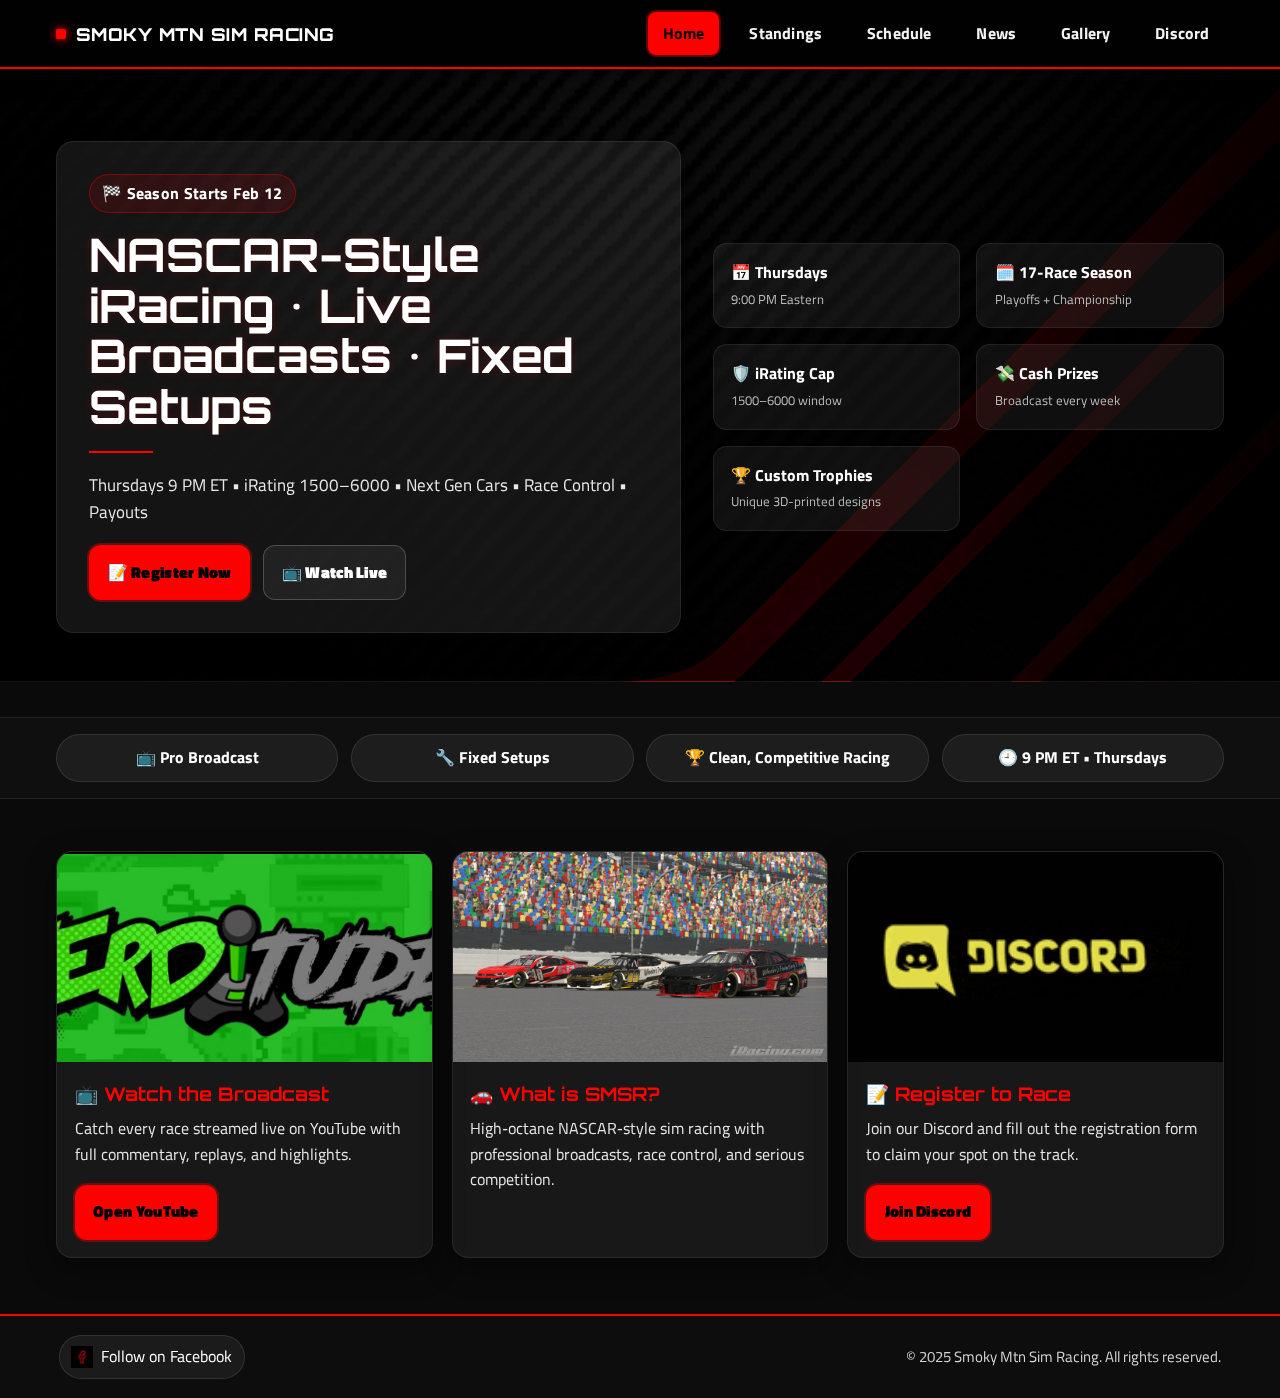
<file: index.html>
<!DOCTYPE html>
<html lang="en">
<head>
  <meta charset="UTF-8" />
  <meta name="viewport" content="width=device-width, initial-scale=1" />

  <title>Smoky Mtn Sim Racing | NASCAR-Style iRacing League</title>
  <meta name="description" content="Smoky Mtn Sim Racing — competitive NASCAR-style iRacing league with live broadcasts, fixed setups, cash prizes, and a 6k iRating cap." />
  <link href="https://fonts.googleapis.com/css2?family=Orbitron:wght@600;800&family=Titillium+Web:wght@400;700&display=swap" rel="stylesheet" />
  <link rel="icon" href="favicon.ico" />

  <!-- Open Graph -->
  <meta property="og:title" content="Smoky Mtn Sim Racing" />
  <meta property="og:description" content="Competitive NASCAR-style iRacing league with live broadcasts, fixed setups, and cash prizes." />
  <meta property="og:image" content="theogteam.jpg" />
  <meta property="og:type" content="website" />
  <meta name="theme-color" content="#ff0000" />

  <!-- Google tag (gtag.js) -->
  <script async src="https://www.googletagmanager.com/gtag/js?id=G-VH04WT6FG2"></script>
  <script>
    window.dataLayer = window.dataLayer || [];
    function gtag(){dataLayer.push(arguments);} 
    gtag('js', new Date());
    gtag('config', 'G-VH04WT6FG2');
  </script>

  <style>
    :root{
      --primary:#ff0000;
      --text:#ffffff;
      --bg:#0a0a0a;
      --panel:rgba(255,255,255,.06);
      --panel-2:rgba(255,255,255,.08);
      --muted:#bdbdbd;
      --ring:0 0 0 2px rgba(255,0,0,.35);
      --shadow:0 10px 30px rgba(0,0,0,.45);
    }
    *{box-sizing:border-box;margin:0;padding:0}
    html{scroll-behavior:smooth}
    body{
      font-family:'Titillium Web',system-ui,-apple-system,Segoe UI,Roboto,Helvetica,Arial,sans-serif;
      background:var(--bg); color:var(--text); line-height:1.6; overflow-x:hidden;
    }
    a{color:inherit;text-decoration:none}
    img{max-width:100%;display:block}

    /* Sticky nav */
    .nav{
      position:sticky; top:0; z-index:50;
      background:rgba(0,0,0,.85);
      backdrop-filter:saturate(140%) blur(8px);
      border-bottom:2px solid var(--primary);
      box-shadow:0 4px 24px rgba(0,0,0,.4);
    }
    .nav .wrap{
      max-width:1200px; margin:0 auto; padding:.75rem 1rem;
      display:flex; align-items:center; justify-content:space-between; gap:1rem;
    }
    .brand{
      font-family:'Orbitron', sans-serif;
      font-weight:800; letter-spacing:.5px; font-size:1.1rem;
      display:flex; align-items:center; gap:.6rem;
    }
    .brand::before{
      content:""; width:10px; height:10px; border-radius:2px; background:var(--primary);
      box-shadow:0 0 10px var(--primary);
    }
    .nav-links{display:flex; gap:1rem; align-items:center}
    .nav-links a{
      padding:.55rem .9rem; border-radius:8px; font-weight:700; letter-spacing:.2px;
      transition:.2s ease; color:#f3f3f3;
    }
    .nav-links a:hover,
    .nav-links a[aria-current="page"]{
      background:var(--primary); color:#000; box-shadow:var(--ring);
    }
    .hamburger{display:none; flex-direction:column; gap:5px; cursor:pointer}
    .hamburger span{width:26px;height:3px;background:var(--primary);border-radius:2px}
    @media (max-width: 860px){
      .nav-links{display:none; position:absolute; left:0; right:0; top:100%; background:#0f0f0f; border-bottom:1px solid rgba(255,255,255,.08); flex-direction:column; padding:1rem}
      .nav-links.show{display:flex}
      .hamburger{display:flex}
    }

    /* Header / backdrop */
    header.site-header{
      background:
        linear-gradient(180deg, rgba(0,0,0,.5) 0%, rgba(0,0,0,.85) 60%),
        url('ChatGPT Image Jul 31, 2025, 08_22_00 PM.png') center/cover no-repeat;
      border-bottom:1px solid rgba(255,255,255,.08);
    }

    /* Hero */
    .hero{
      max-width:1200px; margin:0 auto; padding:4.5rem 1rem 3rem;
      display:grid; grid-template-columns:1.1fr .9fr; gap:2rem; align-items:center;
    }
    .hero-card{
      background:var(--panel-2); border:1px solid rgba(255,255,255,.08);
      border-radius:18px; padding:2rem; box-shadow:var(--shadow);
    }
    .eyebrow{
      display:inline-flex; align-items:center; gap:.5rem; font-weight:700;
      color:#fff; letter-spacing:.3px; background:rgba(255,0,0,.12);
      border:1px solid rgba(255,0,0,.35); border-radius:999px;
      padding:.35rem .75rem; margin-bottom:1rem;
    }
    .hero h1{
      font-family:'Orbitron', sans-serif; font-size:clamp(2rem, 3.6vw, 3rem);
      line-height:1.1; margin-bottom:.7rem; text-shadow:0 0 10px rgba(255,0,0,.2);
    }
    .subtitle{color:#e8e8e8; font-size:1.05rem}
    .keyline{height:2px; width:64px; background:var(--primary); margin:1.2rem 0}

    .cta-row{display:flex; flex-wrap:wrap; gap:.8rem; margin-top:1.2rem}
    .btn{
      display:inline-flex; align-items:center; gap:.6rem; font-weight:800; letter-spacing:.3px;
      padding:.85rem 1.1rem; border-radius:12px; border:1px solid transparent; transition:.2s ease;
    }
    .btn-primary{background:var(--primary); color:#000; box-shadow:var(--ring)}
    .btn-primary:hover{transform:translateY(-1px)}
    .btn-ghost{border-color:rgba(255,255,255,.2); background:rgba(255,255,255,.06)}
    .btn-ghost:hover{border-color:rgba(255,255,255,.35)}

    .hero-side{display:grid; gap:1rem}
    .badge-row{display:grid; grid-template-columns:repeat(2,1fr); gap:1rem}
    .badge{background:var(--panel); border:1px solid rgba(255,255,255,.08); border-radius:14px; padding:1rem 1.1rem}
    .badge b{color:#fff}
    .badge small{color:var(--muted)}

    /* Highlight strip */
    .strip{margin:2.2rem 0; background:#0f0f0f; border-top:1px solid rgba(255,255,255,.08); border-bottom:1px solid rgba(255,255,255,.08)}
    .strip .wrap{max-width:1200px; margin:0 auto; padding:1rem; display:grid; grid-template-columns:repeat(4,1fr); gap:.8rem}
    .pill{background:rgba(255,255,255,.06); border:1px solid rgba(255,255,255,.1); border-radius:999px; padding:.65rem .9rem; text-align:center; font-weight:700}
    @media (max-width:900px){.strip .wrap{grid-template-columns:repeat(2,1fr)}}

    /* Cards grid */
    .section{max-width:1200px; margin:2rem auto; padding:1rem}
    .cards{display:grid; grid-template-columns:repeat(3,1fr); gap:1.2rem}
    .card{background:var(--panel); border:1px solid rgba(255,255,255,.08); border-radius:16px; overflow:hidden; display:flex; flex-direction:column; box-shadow:var(--shadow)}
    .card img{aspect-ratio:16/9; object-fit:cover}
    .card .body{padding:1.1rem}
    .card h3{color:var(--primary); margin-bottom:.4rem; font-family:'Orbitron', sans-serif}
    .card p{color:#e6e6e6}
    .card .actions{padding:0 1.1rem 1.1rem}
    @media (max-width: 960px){.cards{grid-template-columns:1fr 1fr}} 
    @media (max-width: 640px){.hero{grid-template-columns:1fr; padding:3.2rem 1rem 1.5rem} .cards{grid-template-columns:1fr}}

    /* Footer */
    footer{border-top:2px solid var(--primary); background:#0d0d0d; margin-top:2.5rem}
    .footer-wrap{max-width:1200px; margin:0 auto; padding:1.2rem; display:flex; justify-content:space-between; align-items:center; gap:1rem; flex-wrap:wrap}
    .social a{display:inline-flex; align-items:center; gap:.5rem; padding:.5rem .7rem; background:rgba(255,255,255,.06); border:1px solid rgba(255,255,255,.1); border-radius:999px}
    .copyright{color:#d5d5d5; font-size:.95rem}
  </style>
</head>
<body>
  <!-- NAV -->
  <nav class="nav">
    <div class="wrap">
      <a class="brand" href="index.html">SMOKY MTN SIM RACING</a>

      <div class="hamburger" id="hamburger" aria-label="Toggle menu" aria-controls="primary-nav" aria-expanded="false">
        <span></span><span></span><span></span>
      </div>

      <div class="nav-links" id="primary-nav" role="navigation" aria-label="Main">
        <a href="index.html" aria-current="page">Home</a>
        <a href="standings.html">Standings</a>
        <a href="schedule.html">Schedule</a>
        <a href="News.html">News</a>
        <a href="gallery.html">Gallery</a>
        <a href="https://discord.gg/ghdejQByGx" target="_blank" rel="noopener">Discord</a>
      </div>
    </div>
  </nav>

  <!-- HEADER (image backdrop for the hero section) -->
  <header class="site-header">
    <section class="hero">
      <div class="hero-card">
        <span class="eyebrow">🏁 Season Starts Feb 12</span>
        <h1>NASCAR-Style iRacing • Live Broadcasts • Fixed Setups</h1>
        <div class="keyline"></div>
        <p class="subtitle">Thursdays 9 PM ET • iRating 1500–6000 • Next Gen Cars • Race Control • Payouts</p>
        <div class="cta-row">
          <a class="btn btn-primary" href="https://discord.gg/ghdejQByGx" target="_blank" rel="noopener">📝 Register Now</a>
          <a class="btn btn-ghost" href="https://www.youtube.com/@NERDitudes" target="_blank" rel="noopener">📺 Watch Live</a>
        </div>
      </div>

     <aside class="hero-side">
  <div class="badge-row">
    <div class="badge"><b>📅 Thursdays</b><br><small>9:00 PM Eastern</small></div>
    <div class="badge"><b>🗓️ 17-Race Season</b><br><small>Playoffs + Championship</small></div>
    <div class="badge"><b>🛡️ iRating Cap</b><br><small>1500–6000 window</small></div>
    <div class="badge"><b>💸 Cash Prizes</b><br><small>Broadcast every week</small></div>
    <div class="badge"><b>🏆 Custom Trophies</b><br><small>Unique 3D-printed designs</small></div>
  </div>
</aside>

    </section>
  </header>

  <!-- HIGHLIGHT STRIP -->
  <div class="strip">
    <div class="wrap">
      <div class="pill">📺 Pro Broadcast</div>
      <div class="pill">🔧 Fixed Setups</div>
      <div class="pill">🏆 Clean, Competitive Racing</div>
      <div class="pill">🕘 9 PM ET • Thursdays</div>
    </div>
  </div>

  <!-- CARDS SECTION -->
  <main class="section" id="about">
    <div class="cards">
      <article class="card">
        <img src="channels4_banner.jpg" alt="YouTube broadcast banner preview" />
        <div class="body">
          <h3>📺 Watch the Broadcast</h3>
          <p>Catch every race streamed live on YouTube with full commentary, replays, and highlights.</p>
        </div>
        <div class="actions">
          <a class="btn btn-primary" href="https://www.youtube.com/@NERDitudes" target="_blank" rel="noopener">Open YouTube</a>
        </div>
      </article>

      <article class="card">
        <img src="theogteam.jpg" alt="Smoky Mtn Sim Racing drivers" />
        <div class="body">
          <h3>🚗 What is SMSR?</h3>
          <p>High‑octane NASCAR‑style sim racing with professional broadcasts, race control, and serious competition.</p>
        </div>
      </article>

      <article class="card">
        <img src="discord.gif" alt="Join our Discord to register" />
        <div class="body">
          <h3>📝 Register to Race</h3>
          <p>Join our Discord and fill out the registration form to claim your spot on the track.</p>
        </div>
        <div class="actions">
          <a class="btn btn-primary" href="https://discord.gg/ghdejQByGx" target="_blank" rel="noopener">Join Discord</a>
        </div>
      </article>
    </div>
  </main>

  <!-- FOOTER -->
  <footer>
    <div class="footer-wrap">
      <div class="social">
        <a href="https://www.facebook.com/profile.php?id=100093083580685" target="_blank" rel="noopener">
          <img src="facebook.jpg" alt="Facebook" style="width:22px;height:22px;object-fit:contain;" />
          <span>Follow on Facebook</span>
        </a>
      </div>
      <div class="copyright">&copy; 2025 Smoky Mtn Sim Racing. All rights reserved.</div>
    </div>
  </footer>

  <script>
    const hamburger = document.getElementById('hamburger');
    const navLinks = document.getElementById('primary-nav');
    if (hamburger && navLinks) {
      hamburger.addEventListener('click', () => {
        const show = navLinks.classList.toggle('show');
        hamburger.setAttribute('aria-expanded', show ? 'true' : 'false');
      });
    }
  </script>
</body>
</html>
</file>
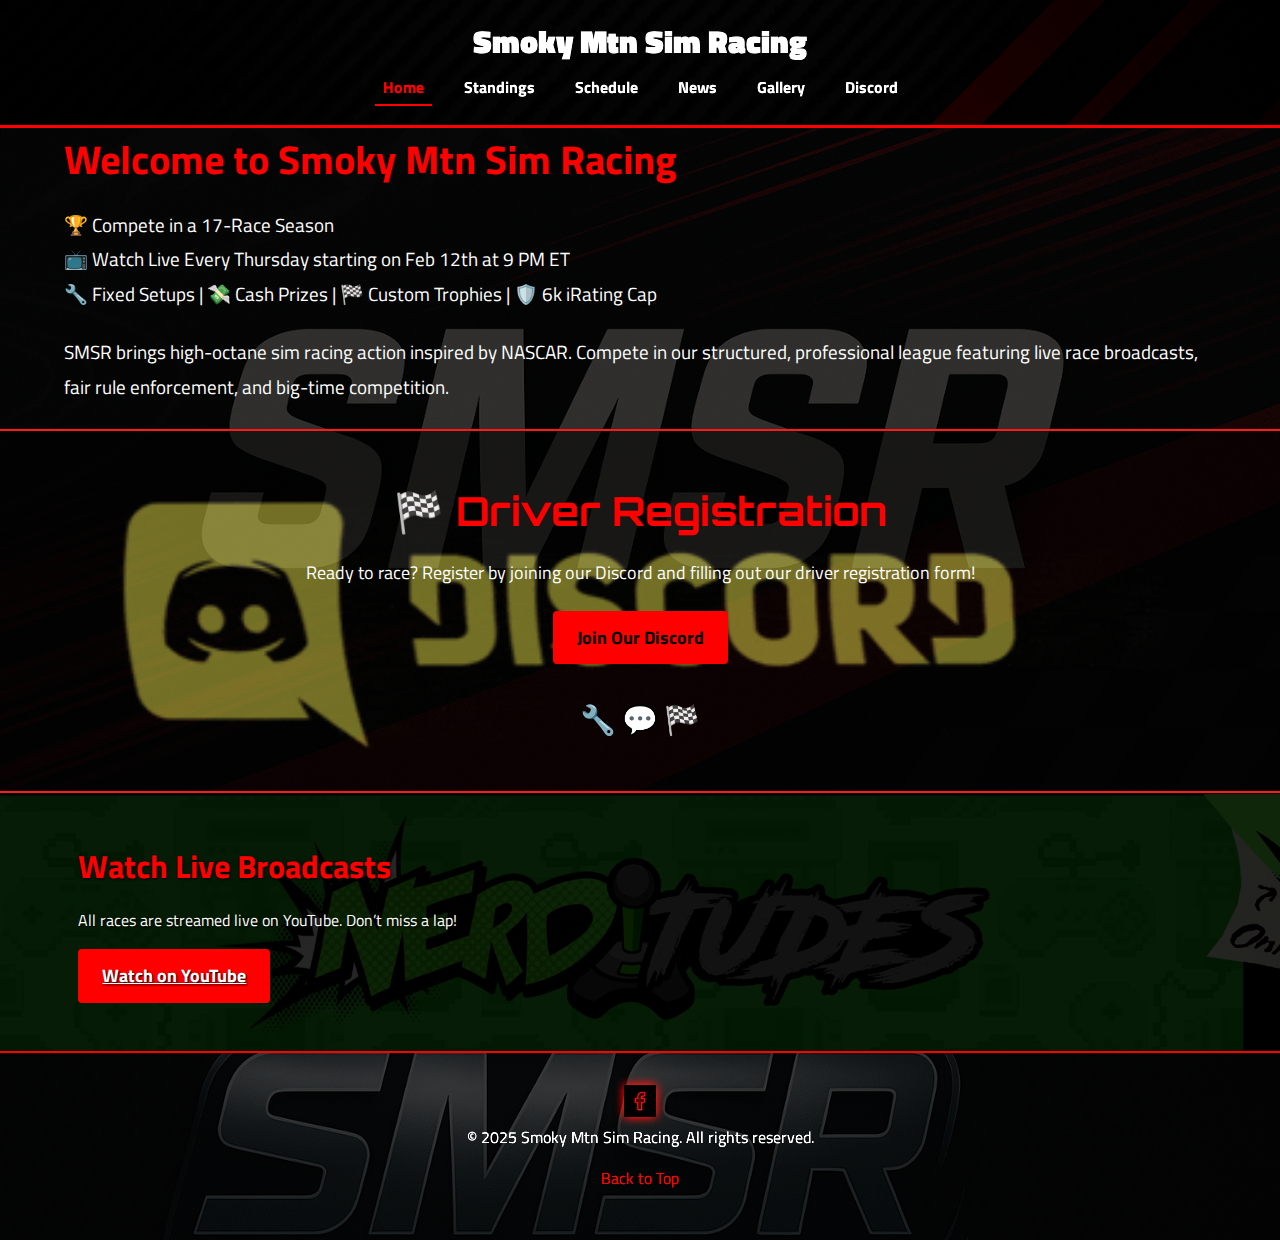
<file: home.html>
<!DOCTYPE html>
<html lang="en">
<head>
  <meta charset="UTF-8" />
  <meta name="viewport" content="width=device-width, initial-scale=1" />
  <meta name="description" content="Smoky Mtn Sim Racing - A NASCAR-inspired iRacing league featuring competitive racing, live broadcasts, and a vibrant community." />
  <title>Smoky Mtn Sim Racing | Home</title>
  <link rel="stylesheet" href="styles.css" />
  <link rel="preconnect" href="https://fonts.googleapis.com" />
  <link href="https://fonts.googleapis.com/css2?family=Orbitron:wght@600;800&family=Titillium+Web:wght@400;700&display=swap" rel="stylesheet" />
</head>
<body>
  <header class="header" role="banner">
    <div class="container">
      <h1 id="site-title">Smoky Mtn Sim Racing</h1>
      <button class="hamburger" aria-label="Toggle menu">&#9776;</button>
      <nav class="main-nav" aria-label="Main navigation">
        <ul class="nav-list">
          <li><a href="home.html" class="active">Home</a></li>
          <li><a href="standings.html">Standings</a></li>
          <li><a href="schedule.html">Schedule</a></li>
          <li><a href="news.html">News</a></li>
          <li><a href="gallery.html">Gallery</a></li>
          <li><a href="https://discord.gg/ghdejQByGx" target="_blank" rel="noopener">Discord</a></li>
        </ul>
      </nav>
    </div>
  </header>

  <section class="hero-text-section">
    <div class="container hero-text">
      <h2>Welcome to Smoky Mtn Sim Racing</h2>
      <p>
        🏆 Compete in a 17-Race Season<br>
        📺 Watch Live Every Thursday starting on Feb 12th at 9 PM ET<br>
        🔧 Fixed Setups | 💸 Cash Prizes | 🏁 Custom Trophies | 🛡️ 6k iRating Cap
      </p>
      <p>
        SMSR brings high-octane sim racing action inspired by NASCAR. Compete in our structured, professional league featuring live race broadcasts, fair rule enforcement, and big-time competition.
      </p>
    </div>
  </section>

  <section id="register" class="registration" aria-label="Driver registration">
    <div class="container">
      <h2>🏁 Driver Registration</h2>
      <p>
        Ready to race? Register by joining our Discord and filling out our driver registration form!
      </p>
      <a href="https://discord.gg/ghdejQByGx" target="_blank" rel="noopener" class="cta-button">Join Our Discord</a>
      <div class="icon-row">
        <span>🔧</span>
        <span>💬</span>
        <span>🏁</span>
      </div>
    </div>
  </section>

  <section id="broadcasts" class="broadcast" aria-label="Live broadcast info">
    <div class="container">
      <h2>Watch Live Broadcasts</h2>
      <p>All races are streamed live on YouTube. Don’t miss a lap!</p>
      <ul>
       <a href="https://www.youtube.com/@NERDitudes" target="_blank" class="cta-button">Watch on YouTube</a>


      </ul>
    </div>
  </section>

  <footer class="footer" role="contentinfo">
    <div class="container">
      <div class="footer-social">
        <a href="https://www.facebook.com/profile.php?id=100093083580685" target="_blank" class="social-icon" aria-label="Facebook">
          <img src="facebook.jpg" alt="Facebook" class="facebook-logo" />
        </a>
      </div>
      <p>&copy; 2025 Smoky Mtn Sim Racing. All rights reserved.</p>
      <p><a href="#">Back to Top</a></p>
    </div>
  </footer>

  <script>
    // Mobile menu toggle
    const hamburger = document.querySelector(".hamburger");
    const navList = document.querySelector(".nav-list");

    hamburger.addEventListener("click", () => {
      navList.classList.toggle("nav-open");
    });
  </script>
</body>
</html>
</file>
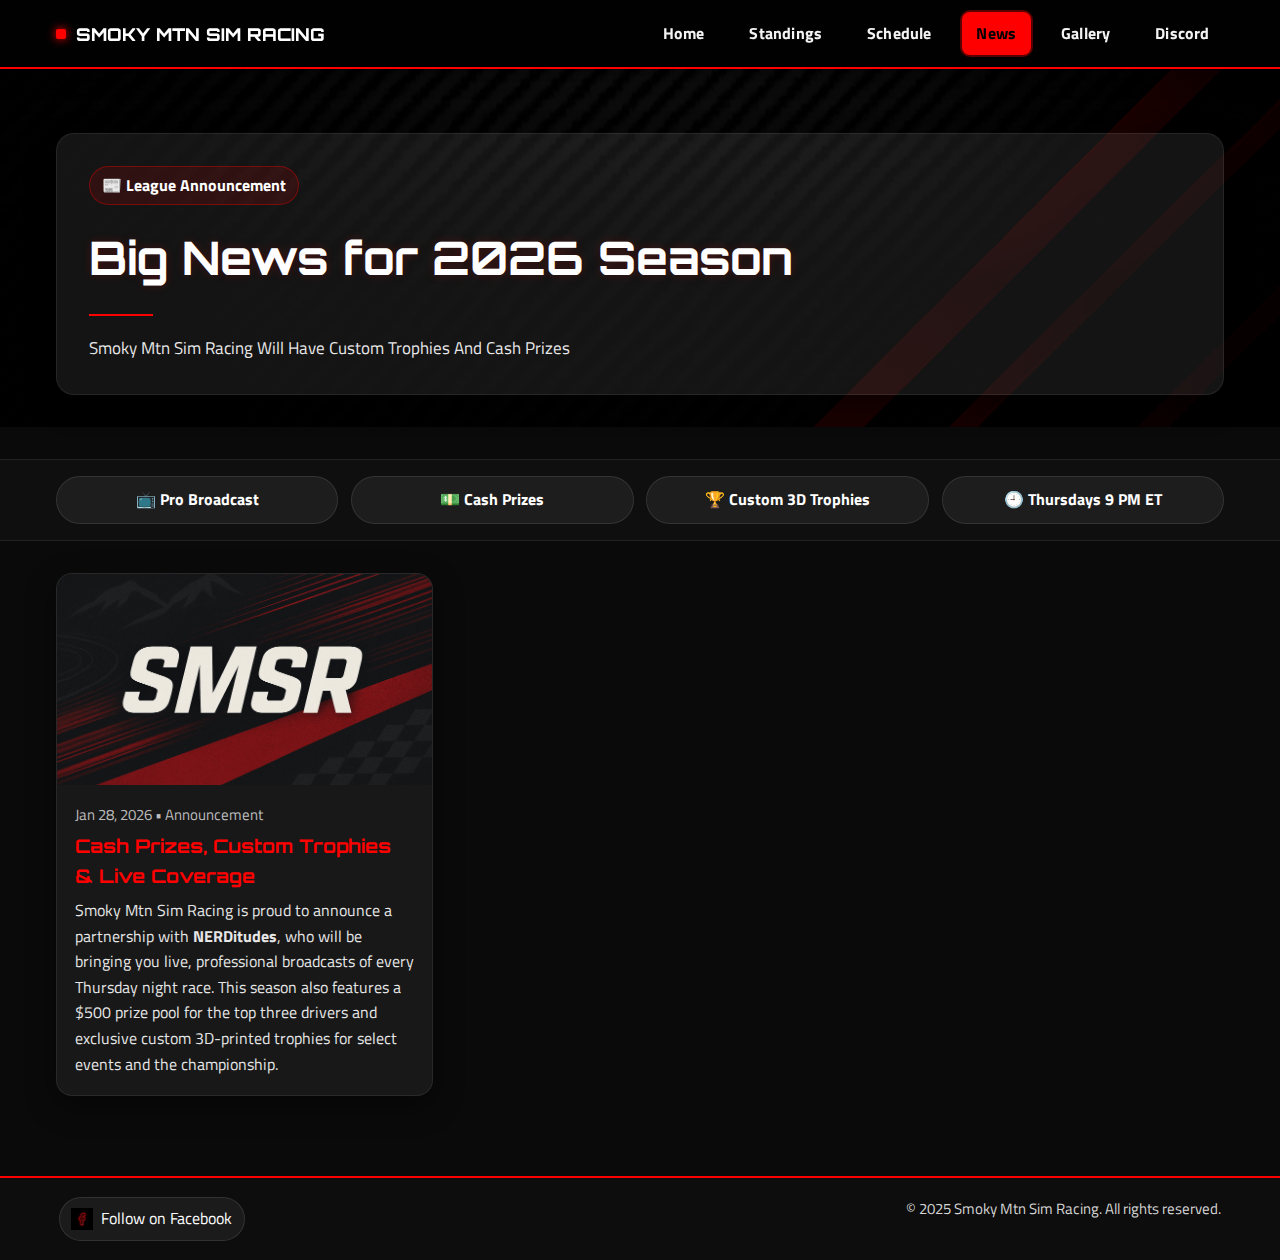
<file: News.html>
<!DOCTYPE html>
<html lang="en">
<head>
  <meta charset="UTF-8" />
  <meta name="viewport" content="width=device-width, initial-scale=1" />

  <title>News | Smoky Mtn Sim Racing</title>
  <meta name="description" content="League news and announcements for Smoky Mtn Sim Racing." />
  <link href="https://fonts.googleapis.com/css2?family=Orbitron:wght@600;800&family=Titillium+Web:wght@400;700&display=swap" rel="stylesheet" />
  <link rel="icon" href="favicon.ico" />

  <meta name="theme-color" content="#ff0000" />

  <style>
    :root{
      --primary:#ff0000;
      --text:#ffffff;
      --bg:#0a0a0a;
      --panel:rgba(255,255,255,.06);
      --panel-2:rgba(255,255,255,.08);
      --muted:#bdbdbd;
      --ring:0 0 0 2px rgba(255,0,0,.35);
      --shadow:0 10px 30px rgba(0,0,0,.45);
    }
    *{box-sizing:border-box;margin:0;padding:0}
    body{
      font-family:'Titillium Web',sans-serif;
      background:var(--bg);color:var(--text);line-height:1.6;
    }
    a{color:inherit;text-decoration:none}
    img{max-width:100%;display:block}

    /* NAV */
    .nav{
      position:sticky;top:0;z-index:50;
      background:rgba(0,0,0,.85);
      border-bottom:2px solid var(--primary);
      box-shadow:0 4px 24px rgba(0,0,0,.4);
    }
    .nav .wrap{
      max-width:1200px;margin:0 auto;padding:.75rem 1rem;
      display:flex;align-items:center;justify-content:space-between;
    }
    .brand{
      font-family:'Orbitron',sans-serif;
      font-weight:800;font-size:1.1rem;display:flex;align-items:center;gap:.6rem;
    }
    .brand::before{
      content:"";width:10px;height:10px;border-radius:2px;background:var(--primary);
      box-shadow:0 0 10px var(--primary);
    }
    .nav-links{display:flex;gap:1rem;align-items:center}
    .nav-links a{
      padding:.55rem .9rem;border-radius:8px;font-weight:700;letter-spacing:.2px;
      transition:.2s ease;color:#f3f3f3;
    }
    .nav-links a:hover,
    .nav-links a[aria-current="page"]{
      background:var(--primary);color:#000;box-shadow:var(--ring);
    }

    /* HEADER */
    header.site-header{
      background:
        linear-gradient(180deg, rgba(0,0,0,.55) 0%, rgba(0,0,0,.88) 60%),
        url('ChatGPT Image Jul 31, 2025, 08_22_00 PM.png') center/cover no-repeat;
    }
    .hero{max-width:1200px;margin:0 auto;padding:4rem 1rem 2rem;}
    .hero-card{
      background:var(--panel-2);border:1px solid rgba(255,255,255,.08);
      border-radius:18px;padding:2rem;box-shadow:var(--shadow);
    }
    .eyebrow{
      display:inline-flex;align-items:center;gap:.5rem;font-weight:700;
      background:rgba(255,0,0,.12);border:1px solid rgba(255,0,0,.35);
      border-radius:999px;padding:.35rem .75rem;margin-bottom:1rem;
    }
    .hero h1{
      font-family:'Orbitron',sans-serif;
      font-size:clamp(2rem,3.6vw,3rem);
      margin-bottom:.7rem;text-shadow:0 0 10px rgba(255,0,0,.2);
    }
    .subtitle{color:#e8e8e8;font-size:1.05rem}
    .keyline{height:2px;width:64px;background:var(--primary);margin:1.2rem 0}

    /* STRIP */
    .strip{margin:2rem 0;background:#0f0f0f;border-top:1px solid rgba(255,255,255,.08);border-bottom:1px solid rgba(255,255,255,.08)}
    .strip .wrap{
      max-width:1200px;margin:0 auto;padding:1rem;
      display:grid;grid-template-columns:repeat(4,1fr);gap:.8rem;
    }
    .pill{
      background:rgba(255,255,255,.06);
      border:1px solid rgba(255,255,255,.1);
      border-radius:999px;padding:.65rem .9rem;text-align:center;font-weight:700;
    }

    /* GRID */
    .section{max-width:1200px;margin:0 auto;padding:0 1rem 2.5rem}
    .grid{display:grid;grid-template-columns:repeat(3,1fr);gap:1.2rem}
    .card{
      background:var(--panel);
      border:1px solid rgba(255,255,255,.08);
      border-radius:16px;overflow:hidden;
      display:flex;flex-direction:column;box-shadow:var(--shadow);
    }
    .card img{aspect-ratio:16/9;object-fit:cover}
    .body{padding:1.1rem}
    .meta{color:#bdbdbd;font-size:.92rem;margin-bottom:.35rem}
    h3{font-family:'Orbitron',sans-serif;color:var(--primary);margin:.25rem 0 .4rem}
    p{color:#e6e6e6}
    .actions{padding:0 1.1rem 1.1rem}
    .btn-primary{
      display:inline-flex;align-items:center;gap:.6rem;font-weight:800;letter-spacing:.3px;
      padding:.75rem 1rem;border-radius:12px;
      background:var(--primary);color:#000;border:0;box-shadow:var(--ring);
    }

    /* FOOTER */
    footer{border-top:2px solid var(--primary);background:#0d0d0d;margin-top:2.5rem}
    .footer-wrap{max-width:1200px;margin:0 auto;padding:1.2rem;display:flex;justify-content:space-between;flex-wrap:wrap}
    .social a{display:inline-flex;align-items:center;gap:.5rem;padding:.5rem .7rem;background:rgba(255,255,255,.06);border:1px solid rgba(255,255,255,.1);border-radius:999px}
    .copyright{color:#d5d5d5;font-size:.95rem}
  </style>
</head>
<body>
  <!-- NAV -->
  <nav class="nav">
    <div class="wrap">
      <a class="brand" href="index.html">SMOKY MTN SIM RACING</a>
      <div class="nav-links">
        <a href="index.html">Home</a>
        <a href="standings.html">Standings</a>
        <a href="schedule.html">Schedule</a>
        <a href="News.html" aria-current="page">News</a>
        <a href="gallery.html">Gallery</a>
        <a href="https://discord.gg/ghdejQByGx" target="_blank" rel="noopener">Discord</a>
      </div>
    </div>
  </nav>

  <!-- HERO -->
  <header class="site-header">
    <section class="hero">
      <div class="hero-card">
        <span class="eyebrow">📰 League Announcement</span>
        <h1>Big News for 2026 Season</h1>
        <div class="keyline"></div>
        <p class="subtitle">Smoky Mtn Sim Racing Will Have Custom Trophies And Cash Prizes </p>
      </div>
    </section>
  </header>

  <!-- STRIP -->
  <div class="strip">
    <div class="wrap">
      <div class="pill">📺 Pro Broadcast</div>
      <div class="pill">💵 Cash Prizes</div>
      <div class="pill">🏆 Custom 3D Trophies</div>
      <div class="pill">🕘 Thursdays 9 PM ET</div>
    </div>
  </div>

  <!-- NEWS GRID -->
 <main class="section">
  <div class="grid">
    <article class="card">
      <img src="ChatGPT Image Aug 4, 2025, 12_52_00 AM.png" alt="Cash prize and trophy announcement" />
      <div class="body">
        <div class="meta"><time datetime="2026-01-28">Jan 28, 2026</time> • Announcement</div>
        <h3>Cash Prizes, Custom Trophies & Live Coverage</h3>
        <p>Smoky Mtn Sim Racing is proud to announce a partnership with <strong>NERDitudes</strong>, 
        who will be bringing you live, professional broadcasts of every Thursday night race. 
        This season also features a $500 prize pool for the top three drivers and exclusive 
        custom 3D-printed trophies for select events and the championship.</p>
      </div>
    </article>
  </div>
</main>


  <!-- FOOTER -->
  <footer>
    <div class="footer-wrap">
      <div class="social">
        <a href="https://www.facebook.com/profile.php?id=100093083580685" target="_blank" rel="noopener">
          <img src="facebook.jpg" alt="Facebook" style="width:22px;height:22px;object-fit:contain;" />
          <span>Follow on Facebook</span>
        </a>
      </div>
      <div class="copyright">&copy; 2025 Smoky Mtn Sim Racing. All rights reserved.</div>
    </div>
  </footer>
</body>
</html>
</file>
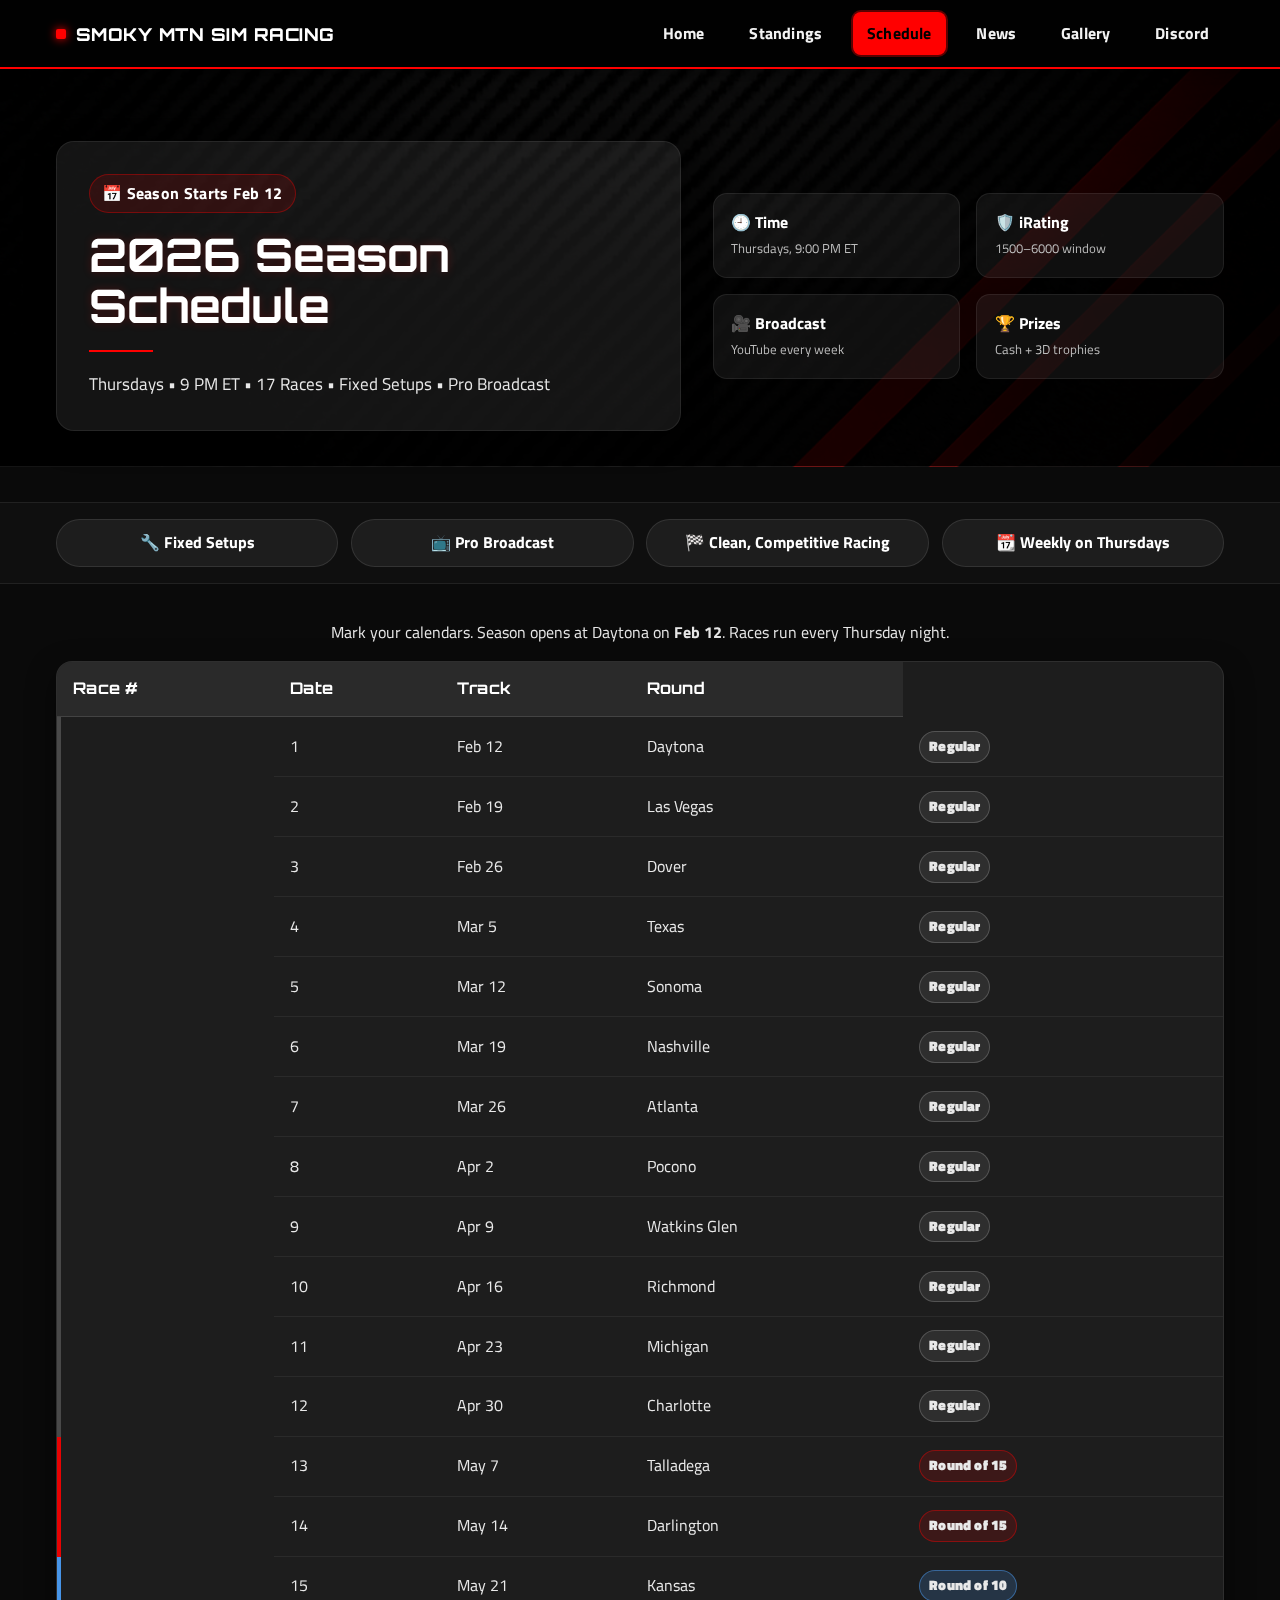
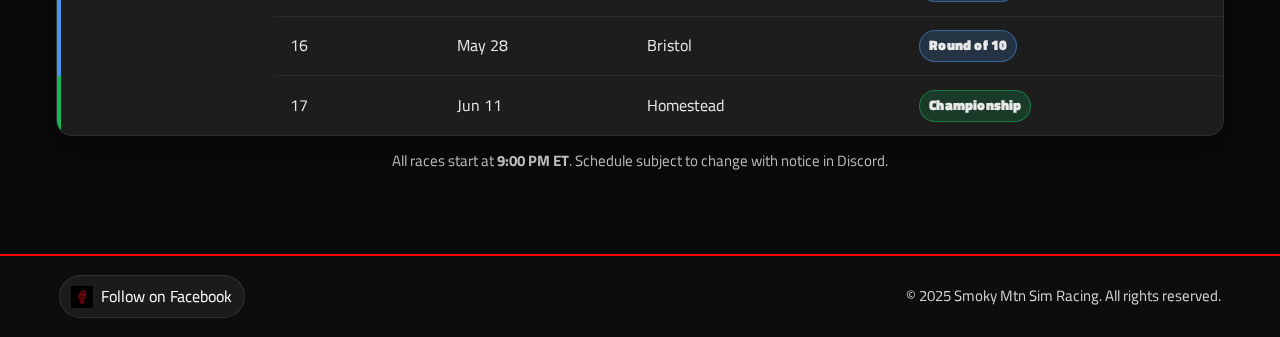
<file: schedule.html>
<!DOCTYPE html>
<html lang="en">
<head>
  <meta charset="UTF-8" />
  <meta name="viewport" content="width=device-width, initial-scale=1" />

  <title>Schedule | Smoky Mtn Sim Racing</title>
  <meta name="description" content="Full race schedule for Smoky Mtn Sim Racing's iRacing league." />
  <link href="https://fonts.googleapis.com/css2?family=Orbitron:wght@600;800&family=Titillium+Web:wght@400;700&display=swap" rel="stylesheet" />
  <link rel="icon" href="favicon.ico" />

  <!-- Open Graph -->
  <meta property="og:title" content="SMSR Schedule" />
  <meta property="og:description" content="Thursdays • 9 PM ET • 17-race NASCAR-style iRacing season." />
  <meta property="og:image" content="theogteam.jpg" />
  <meta property="og:type" content="website" />
  <meta name="theme-color" content="#ff0000" />

  <!-- Google tag (gtag.js) -->
  <script async src="https://www.googletagmanager.com/gtag/js?id=G-VH04WT6FG2"></script>
  <script>
    window.dataLayer = window.dataLayer || [];
    function gtag(){dataLayer.push(arguments);}
    gtag('js', new Date());
    gtag('config', 'G-VH04WT6FG2');
  </script>

  <style>
    :root{
      --primary:#ff0000;
      --text:#ffffff;
      --bg:#0a0a0a;
      --panel:rgba(255,255,255,.06);
      --panel-2:rgba(255,255,255,.08);
      --muted:#bdbdbd;
      --ring:0 0 0 2px rgba(255,0,0,.35);
      --shadow:0 10px 30px rgba(0,0,0,.45);
      --ok:#18c964;
      --warn:#ffb020;
      --accent:#4da3ff;
    }
    *{box-sizing:border-box;margin:0;padding:0}
    html{scroll-behavior:smooth}
    body{
      font-family:'Titillium Web',system-ui,-apple-system,Segoe UI,Roboto,Helvetica,Arial,sans-serif;
      background:var(--bg); color:var(--text); line-height:1.6; overflow-x:hidden;
    }
    a{color:inherit;text-decoration:none}
    img{max-width:100%;display:block}

    /* Sticky nav (same as home) */
    .nav{
      position:sticky; top:0; z-index:50;
      background:rgba(0,0,0,.85);
      backdrop-filter:saturate(140%) blur(8px);
      border-bottom:2px solid var(--primary);
      box-shadow:0 4px 24px rgba(0,0,0,.4);
    }
    .nav .wrap{
      max-width:1200px; margin:0 auto; padding:.75rem 1rem;
      display:flex; align-items:center; justify-content:space-between; gap:1rem;
    }
    .brand{
      font-family:'Orbitron', sans-serif;
      font-weight:800; letter-spacing:.5px; font-size:1.1rem;
      display:flex; align-items:center; gap:.6rem;
    }
    .brand::before{
      content:""; width:10px; height:10px; border-radius:2px; background:var(--primary);
      box-shadow:0 0 10px var(--primary);
    }
    .nav-links{display:flex; gap:1rem; align-items:center}
    .nav-links a{
      padding:.55rem .9rem; border-radius:8px; font-weight:700; letter-spacing:.2px;
      transition:.2s ease; color:#f3f3f3;
    }
    .nav-links a:hover,
    .nav-links a[aria-current="page"]{
      background:var(--primary); color:#000; box-shadow:var(--ring);
    }
    .hamburger{display:none; flex-direction:column; gap:5px; cursor:pointer}
    .hamburger span{width:26px;height:3px;background:var(--primary);border-radius:2px}
    @media (max-width: 860px){
      .nav-links{display:none; position:absolute; left:0; right:0; top:100%; background:#0f0f0f; border-bottom:1px solid rgba(255,255,255,.08); flex-direction:column; padding:1rem}
      .nav-links.show{display:flex}
      .hamburger{display:flex}
    }

    /* Header / backdrop (same image vibe as home) */
    header.site-header{
      background:
        linear-gradient(180deg, rgba(0,0,0,.55) 0%, rgba(0,0,0,.88) 60%),
        url('ChatGPT Image Jul 31, 2025, 08_22_00 PM.png') center/cover no-repeat;
      border-bottom:1px solid rgba(255,255,255,.08);
    }

    /* Container */
    .container{max-width:1200px;margin:0 auto;padding:0 1rem}

    /* Hero (matches home card style) */
    .hero{
      max-width:1200px; margin:0 auto; padding:4.5rem 1rem 2.2rem;
      display:grid; grid-template-columns:1.1fr .9fr; gap:2rem; align-items:center;
    }
    .hero-card{
      background:var(--panel-2); border:1px solid rgba(255,255,255,.08);
      border-radius:18px; padding:2rem; box-shadow:var(--shadow);
    }
    .eyebrow{
      display:inline-flex; align-items:center; gap:.5rem; font-weight:700;
      color:#fff; letter-spacing:.3px; background:rgba(255,0,0,.12);
      border:1px solid rgba(255,0,0,.35); border-radius:999px;
      padding:.35rem .75rem; margin-bottom:1rem;
    }
    .hero h1{
      font-family:'Orbitron', sans-serif; font-size:clamp(2rem, 3.6vw, 3rem);
      line-height:1.1; margin-bottom:.7rem; text-shadow:0 0 10px rgba(255,0,0,.2);
    }
    .subtitle{color:#e8e8e8; font-size:1.05rem}
    .keyline{height:2px; width:64px; background:var(--primary); margin:1.2rem 0}

    .hero-side{display:grid; gap:1rem}
    .badge-row{display:grid; grid-template-columns:repeat(2,1fr); gap:1rem}
    .badge{background:var(--panel); border:1px solid rgba(255,255,255,.08); border-radius:14px; padding:1rem 1.1rem}
    .badge b{color:#fff}
    .badge small{color:var(--muted)}

    /* Highlight strip (same as home) */
    .strip{margin:2.2rem 0; background:#0f0f0f; border-top:1px solid rgba(255,255,255,.08); border-bottom:1px solid rgba(255,255,255,.08)}
    .strip .wrap{max-width:1200px; margin:0 auto; padding:1rem; display:grid; grid-template-columns:repeat(4,1fr); gap:.8rem}
    .pill{background:rgba(255,255,255,.06); border:1px solid rgba(255,255,255,.1); border-radius:999px; padding:.65rem .9rem; text-align:center; font-weight:700}
    @media (max-width:900px){.strip .wrap{grid-template-columns:repeat(2,1fr)}}
    @media (max-width:640px){.hero{grid-template-columns:1fr}}

    /* Schedule table */
    .section{max-width:1200px; margin:0 auto; padding:0 1rem 2.5rem}
    .table-wrap{
      background:var(--panel-2);
      border:1px solid rgba(255,255,255,.08);
      border-radius:16px;
      overflow:hidden;
      box-shadow:var(--shadow);
    }
    table.schedule{
      width:100%; border-collapse:separate; border-spacing:0;
      font-size:1rem;
    }
    thead th{
      text-align:left; font-family:'Orbitron', sans-serif; letter-spacing:.3px;
      background:rgba(255,255,255,.06); border-bottom:1px solid rgba(255,255,255,.12);
      padding:0.9rem 1rem; position:sticky; top:0;
    }
    tbody td{padding:0.85rem 1rem; border-bottom:1px solid rgba(255,255,255,.06); color:#e9e9e9}
    tbody tr:hover{background:rgba(255,255,255,.05)}
    tbody tr:last-child td{border-bottom:0}

    /* Round badges */
    .tag{display:inline-block; padding:.25rem .55rem; border-radius:999px; font-size:.85rem; font-weight:800; letter-spacing:.2px}
    .regular .tag{background:rgba(255,255,255,.08); border:1px solid rgba(255,255,255,.18)}
    .r15 .tag{background:rgba(255,0,0,.14); border:1px solid rgba(255,0,0,.4)}
    .r10 .tag{background:rgba(77,163,255,.18); border:1px solid rgba(77,163,255,.45)}
    .champ .tag{background:rgba(24,201,100,.18); border:1px solid rgba(24,201,100,.45)}

    /* Left accent bar per round */
    tbody tr{position:relative}
    tbody tr::before{
      content:""; position:absolute; left:0; top:0; bottom:0; width:4px; opacity:.9;
    }
    tbody tr.regular::before{background:rgba(255,255,255,.22)}
    tbody tr.r15::before{background:var(--primary)}
    tbody tr.r10::before{background:var(--accent)}
    tbody tr.champ::before{background:var(--ok)}

    /* Footer (same vibe as home) */
    footer{border-top:2px solid var(--primary); background:#0d0d0d; margin-top:2.5rem}
    .footer-wrap{max-width:1200px; margin:0 auto; padding:1.2rem; display:flex; justify-content:space-between; align-items:center; gap:1rem; flex-wrap:wrap}
    .social a{display:inline-flex; align-items:center; gap:.5rem; padding:.5rem .7rem; background:rgba(255,255,255,.06); border:1px solid rgba(255,255,255,.1); border-radius:999px}
    .copyright{color:#d5d5d5; font-size:.95rem}
  </style>
</head>
<body>
  <!-- NAV (identical to home) -->
  <nav class="nav">
    <div class="wrap">
      <a class="brand" href="index.html">SMOKY MTN SIM RACING</a>

      <div class="hamburger" id="hamburger" aria-label="Toggle menu" aria-controls="primary-nav" aria-expanded="false">
        <span></span><span></span><span></span>
      </div>

      <div class="nav-links" id="primary-nav" role="navigation" aria-label="Main">
        <a href="index.html">Home</a>
        <a href="standings.html">Standings</a>
        <a href="schedule.html" aria-current="page">Schedule</a>
        <a href="News.html">News</a>
        <a href="gallery.html">Gallery</a>
        <a href="https://discord.gg/ghdejQByGx" target="_blank" rel="noopener">Discord</a>
      </div>
    </div>
  </nav>

  <!-- HEADER -->
  <header class="site-header">
    <section class="hero">
      <div class="hero-card">
        <span class="eyebrow">📅 Season Starts Feb 12</span>
        <h1>2026 Season Schedule</h1>
        <div class="keyline"></div>
        <p class="subtitle">Thursdays • 9 PM ET • 17 Races • Fixed Setups • Pro Broadcast</p>
      </div>

      <aside class="hero-side">
        <div class="badge-row">
          <div class="badge"><b>🕘 Time</b><br><small>Thursdays, 9:00 PM ET</small></div>
          <div class="badge"><b>🛡️ iRating</b><br><small>1500–6000 window</small></div>
          <div class="badge"><b>🎥 Broadcast</b><br><small>YouTube every week</small></div>
          <div class="badge"><b>🏆 Prizes</b><br><small>Cash + 3D trophies</small></div>
        </div>
      </aside>
    </section>
  </header>

  <!-- STRIP -->
  <div class="strip">
    <div class="wrap">
      <div class="pill">🔧 Fixed Setups</div>
      <div class="pill">📺 Pro Broadcast</div>
      <div class="pill">🏁 Clean, Competitive Racing</div>
      <div class="pill">📆 Weekly on Thursdays</div>
    </div>
  </div>

  <!-- SCHEDULE -->
  <main class="section">
    <div class="container" style="margin-bottom:1rem;">
      <p style="color:#e6e6e6;text-align:center;">Mark your calendars. Season opens at Daytona on <b>Feb 12</b>. Races run every Thursday night.</p>
    </div>

    <div class="table-wrap">
      <table class="schedule" aria-describedby="sched-note">
        <thead>
          <tr>
            <th scope="col">Race #</th>
            <th scope="col">Date</th>
            <th scope="col">Track</th>
            <th scope="col">Round</th>
          </tr>
        </thead>
        <tbody>
          <tr class="regular"><td>1</td><td>Feb 12</td><td>Daytona</td><td><span class="tag">Regular</span></td></tr>
          <tr class="regular"><td>2</td><td>Feb 19</td><td>Las Vegas</td><td><span class="tag">Regular</span></td></tr>
          <tr class="regular"><td>3</td><td>Feb 26</td><td>Dover</td><td><span class="tag">Regular</span></td></tr>
          <tr class="regular"><td>4</td><td>Mar 5</td><td>Texas</td><td><span class="tag">Regular</span></td></tr>
          <tr class="regular"><td>5</td><td>Mar 12</td><td>Sonoma</td><td><span class="tag">Regular</span></td></tr>
          <tr class="regular"><td>6</td><td>Mar 19</td><td>Nashville</td><td><span class="tag">Regular</span></td></tr>
          <tr class="regular"><td>7</td><td>Mar 26</td><td>Atlanta</td><td><span class="tag">Regular</span></td></tr>
          <tr class="regular"><td>8</td><td>Apr 2</td><td>Pocono</td><td><span class="tag">Regular</span></td></tr>
          <tr class="regular"><td>9</td><td>Apr 9</td><td>Watkins Glen</td><td><span class="tag">Regular</span></td></tr>
          <tr class="regular"><td>10</td><td>Apr 16</td><td>Richmond</td><td><span class="tag">Regular</span></td></tr>
          <tr class="regular"><td>11</td><td>Apr 23</td><td>Michigan</td><td><span class="tag">Regular</span></td></tr>
          <tr class="regular"><td>12</td><td>Apr 30</td><td>Charlotte</td><td><span class="tag">Regular</span></td></tr>
          <tr class="r15"><td>13</td><td>May 7</td><td>Talladega</td><td><span class="tag">Round of 15</span></td></tr>
          <tr class="r15"><td>14</td><td>May 14</td><td>Darlington</td><td><span class="tag">Round of 15</span></td></tr>
          <tr class="r10"><td>15</td><td>May 21</td><td>Kansas</td><td><span class="tag">Round of 10</span></td></tr>
          <tr class="r10"><td>16</td><td>May 28</td><td>Bristol</td><td><span class="tag">Round of 10</span></td></tr>
          <tr class="champ"><td>17</td><td>Jun 11</td><td>Homestead</td><td><span class="tag">Championship</span></td></tr>
        </tbody>
      </table>
    </div>

    <div id="sched-note" class="container" style="color:#bdbdbd;font-size:.95rem;margin-top:.8rem;text-align:center;">
      All races start at <b>9:00 PM ET</b>. Schedule subject to change with notice in Discord.
    </div>
  </main>

  <!-- FOOTER -->
  <footer>
    <div class="footer-wrap">
      <div class="social">
        <a href="https://www.facebook.com/profile.php?id=100093083580685" target="_blank" rel="noopener">
          <img src="facebook.jpg" alt="Facebook" style="width:22px;height:22px;object-fit:contain;" />
          <span>Follow on Facebook</span>
        </a>
      </div>
      <div class="copyright">&copy; 2025 Smoky Mtn Sim Racing. All rights reserved.</div>
    </div>
  </footer>

  <script>
    // Mobile nav toggle (same behavior as home)
    const hamburger = document.getElementById('hamburger');
    const navLinks = document.getElementById('primary-nav');
    if (hamburger && navLinks) {
      hamburger.addEventListener('click', () => {
        const show = navLinks.classList.toggle('show');
        hamburger.setAttribute('aria-expanded', show ? 'true' : 'false');
      });
    }
  </script>
</body>
</html>
</file>
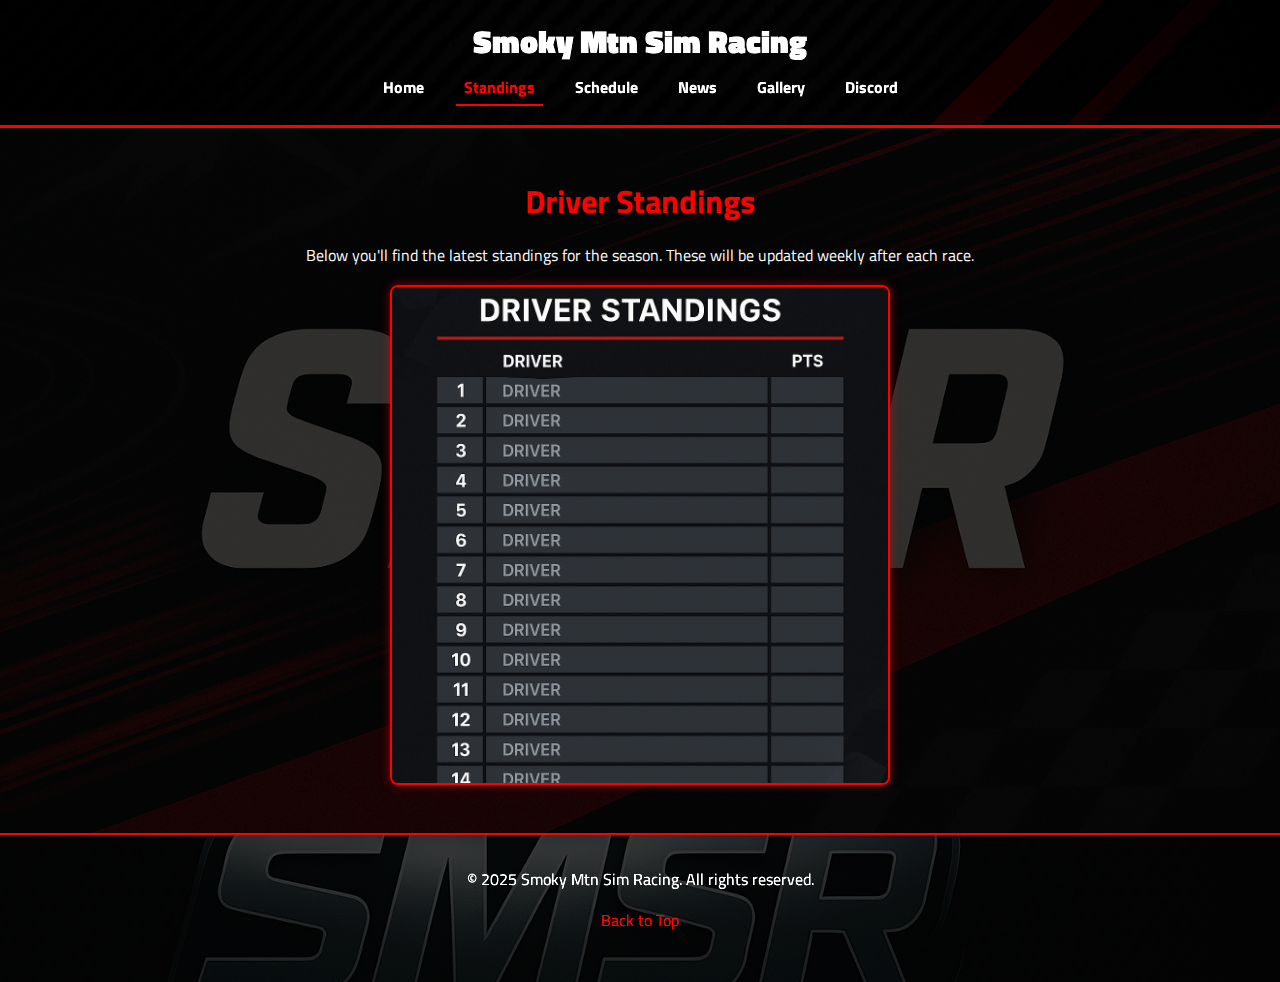
<file: standings.html>
<!DOCTYPE html>
<html lang="en">
<head>
  <meta charset="UTF-8" />
  <meta name="viewport" content="width=device-width, initial-scale=1" />
  <meta name="description" content="Current driver standings for Smoky Mtn Sim Racing." />
  <title>Standings | Smoky Mtn Sim Racing</title>
  <link rel="stylesheet" href="styles.css" />
  <link rel="preconnect" href="https://fonts.googleapis.com" />
  <link href="https://fonts.googleapis.com/css2?family=Orbitron:wght@600;800&family=Titillium+Web:wght@400;700&display=swap" rel="stylesheet" />
</head>
</head><!-- Google tag (gtag.js) -->
<script async src="https://www.googletagmanager.com/gtag/js?id=G-VH04WT6FG2"></script>
<script>
  window.dataLayer = window.dataLayer || [];
  function gtag(){dataLayer.push(arguments);}
  gtag('js', new Date());

  gtag('config', 'G-VH04WT6FG2');
</script>
<body>
  <header class="header" role="banner">
    <div class="container">
      <h1 id="site-title">Smoky Mtn Sim Racing</h1>
      <button class="hamburger" aria-label="Toggle menu">&#9776;</button>
      <nav class="main-nav" aria-label="Main navigation">
        <ul class="nav-list">
          <li><a href="index.html">Home</a></li>
          <li><a href="standings.html" class="active">Standings</a></li>
          <li><a href="schedule.html">Schedule</a></li>
          <li><a href="News.html">News</a></li>
          <li><a href="gallery.html">Gallery</a></li>
          <li><a href="https://discord.gg/ghdejQByGx" target="_blank" rel="noopener">Discord</a></li>
        </ul>
      </nav>
    </div>
  </header>

  <main>
    <section class="container" style="text-align: center; padding: 3rem 1rem;">
      <h2>Driver Standings</h2>
      <p>Below you'll find the latest standings for the season. These will be updated weekly after each race.</p>

      <!-- You can use this image or replace with an embedded table later -->
      <!-- Example embedded image -->
      <img src="a1e6fd63-bbc2-4e90-afc4-fe84304064c2.png" alt="Current Driver Standings" class="standings-image" />


      <!-- Or link to external standings -->
      <!-- <p><a href="https://example.com/standings-sheet" target="_blank" class="cta-button">View Live Standings</a></p> -->
    </section>
  </main>

  <footer class="footer" role="contentinfo">
    <div class="container">
      <p>&copy; 2025 Smoky Mtn Sim Racing. All rights reserved.</p>
      <p><a href="#">Back to Top</a></p>
    </div>
  </footer>

  <script>
    // Mobile nav toggle
    const hamburger = document.querySelector(".hamburger");
    const navList = document.querySelector(".nav-list");

    hamburger.addEventListener("click", () => {
      navList.classList.toggle("nav-open");
    });
  </script>
</body>
</html>
</file>
<file: styles.css>
/* RESET + BASE */
* {
  margin: 0;
  padding: 0;
  box-sizing: border-box;
}

body {
  font-family: 'Orbitron', 'Titillium Web', sans-serif;
  background-color: #0a0a0a;
  color: #ffffff;
  font-size: 16px;
  line-height: 1.6;
}

a {
  color: inherit;
  text-decoration: none;
}

html {
  scroll-padding-top: 100px;
}

.container {
  width: 90%;
  max-width: 1200px;
  margin: 0 auto;
}

/* ==== HEADER ==== */
.header {
  background: linear-gradient(rgba(0, 0, 0, 0.85), rgba(0, 0, 0, 0.85)), url('ChatGPT Image Jul 31, 2025, 08_22_00 PM.png') center/cover no-repeat;
  border-bottom: 3px solid rgb(255, 0, 0);
  padding: 1rem 0;
  position: sticky;
  top: 0;
  z-index: 1000;
  text-align: center;
  filter: brightness(1.2);
}

#site-title {
  font-size: 2rem;
  font-weight: 800;
  color: #ffffff;
  margin-bottom: 0.5rem;
}

/* ==== NAVIGATION ==== */
.main-nav {
  margin-top: 0.5rem;
  padding-bottom: 0.5rem;
  background-color: rgba(0, 0, 0, 0);
}

.nav-list {
  display: flex;
  justify-content: center;
  gap: 1.5rem;
  list-style: none;
  flex-wrap: wrap;
}

.nav-list a {
  text-decoration: none;
  color: #fff;
  font-weight: 700;
  font-size: 1rem;
  padding: 0.3rem 0.5rem;
  border-bottom: 2px solid transparent;
  transition: color 0.3s ease, border-bottom 0.3s ease;
  text-underline-offset: 4px;
}

.nav-list a:hover,
.nav-list a:focus,
.nav-list a:active,
.nav-list a.active {
  color: red;
  border-bottom: 2px solid red;
  background: transparent;
  text-decoration: none;
}

/* ==== HAMBURGER MENU ==== */
.hamburger {
  display: none;
  font-size: 2rem;
  background: none;
  border: none;
  color: red;
  cursor: pointer;
  z-index: 1100;
  position: absolute;
  top: 1rem;
  right: 1rem;
}

/* ===== MOBILE MENU TOGGLE ===== */
@media (max-width: 768px) {
  .nav-list {
    display: none;
    flex-direction: column;
    align-items: center;
    gap: 1rem;
    margin-top: 1rem;
    background-color: rgba(0, 0, 0, 0.95);
    padding: 1.5rem;
    border-top: 2px solid red;
    border-bottom: 2px solid red;
    width: 100%;
  }

  .nav-list.nav-open {
    display: flex;
  }

  .main-nav ul {
    flex-direction: column;
    gap: 0.75rem;
  }

  .nav-list a {
    font-size: 1.1rem;
    padding: 0.5rem 0;
    display: block;
  }

  .hamburger {
    display: block;
  }
}

/* ==== HERO SECTION ==== */
.hero {
  background: linear-gradient(rgba(0, 0, 0, 0.6), rgba(0, 0, 0, 0.6)), url('') center/cover no-repeat;
  height: 50vh;
  position: relative;
  display: flex;
  align-items: center;
  justify-content: center;
}

.hero-overlay {
  text-align: center;
  background-color: rgba(0, 0, 0, 0.6);
  padding: 2rem;
  border-radius: 10px;
}

.hero-overlay h2 {
  font-size: 2.5rem;
  color: red;
  margin-bottom: 1rem;
}

.hero-overlay p {
  font-size: 1.2rem;
  color: #ffffff;
}



.hero-text-section h2 {
  font-size: 2.5rem;
  color: red;
  margin-bottom: 1rem;
}

.hero-text-section p {
  font-size: 1.2rem;
  line-height: 1.8;
  margin-bottom: 1.5rem;
}

.cta-button {
  background-color: red;
  color: #000;
  font-weight: 700;
  padding: 0.8rem 1.5rem;
  border: none;
  border-radius: 4px;
  font-size: 1.1rem;
  text-decoration: none;
  display: inline-block;
  transition: background-color 0.3s ease, transform 0.2s ease;
}

.cta-button:hover {
  background-color: #ff1a1a;
  transform: scale(1.05);
}

/* ==== SECTION PADDING ==== */
section:not(.hero-text-section) {
  padding: 3rem 1rem;
}

h2 {
  font-size: 2rem;
  color: red;
  margin-bottom: 1rem;
}

p {
  margin-bottom: 1rem;
}

/* ==== BROADCAST SECTION ==== */
.broadcast {
  background: linear-gradient(rgba(0, 0, 0, 0.85), rgba(0, 0, 0, 0.85)), url('channels4_banner.jpg') center/cover no-repeat;
  color: #fff;
  border-top: #ff1a1a solid 2px;
}

.broadcast h2,
.broadcast p,
.broadcast a {
  text-shadow: 1px 1px 2px #000;
}

.broadcast a {
  color: #fff;
  text-decoration: underline;
}

.broadcast a:hover {
  color: red;
}

/* ==== FOOTER ==== */
.footer {
  background: linear-gradient(rgba(0, 0, 0, 0.8), rgba(0, 0, 0, 0.8)), url('smsr nav banner.png') center/cover no-repeat;
  color: #fff;
  padding: 2rem 1rem;
  text-align: center;
  border-top: 2px solid red;
  filter: brightness(1.4);
}

.footer a {
  color: red;
  text-decoration: none;
}

.footer a:hover {
  text-decoration: underline;
}

/* CONTINUED IN NEXT COMMENT → */
/* ==== GALLERY ==== */
.gallery-week {
  margin-bottom: 3rem;
}

.gallery-week h3 {
  color: red;
  text-align: center;
  margin-bottom: 1rem;
}

.gallery-grid {
  display: grid;
  grid-template-columns: repeat(auto-fit, minmax(250px, 1fr));
  gap: 1rem;
  justify-items: center;
}

.gallery-grid img {
  width: 100%;
  max-width: 300px;
  border-radius: 10px;
  cursor: pointer;
  transition: transform 0.3s ease;
  border: 2px solid red;
  box-shadow: 0 0 10px rgba(255, 0, 0, 0.5);
}

.gallery-grid img:hover {
  transform: scale(1.05);
}

.lightbox {
  display: none;
  position: fixed;
  z-index: 2000;
  top: 0;
  left: 0;
  width: 100vw;
  height: 100vh;
  background-color: rgba(0, 0, 0, 0.9);
  justify-content: center;
  align-items: center;
}

.lightbox-img {
  max-width: 90%;
  max-height: 80vh;
  border: 4px solid red;
  border-radius: 10px;
}

.lightbox .close {
  position: absolute;
  top: 2rem;
  right: 2rem;
  font-size: 2rem;
  color: white;
  cursor: pointer;
}

/* ==== RESPONSIVE ==== */
@media (max-width: 992px) {
  .hero-overlay h2 {
    font-size: 2rem;
  }

  .hero-overlay p {
    font-size: 1rem;
  }

  .cta-button {
    padding: 0.6rem 1.2rem;
    font-size: 0.95rem;
  }
}

@media (max-width: 768px) {
  .hero {
    height: 40vh;
  }

  .hero-overlay h2 {
    font-size: 1.8rem;
  }

  .hero-overlay p {
    font-size: 0.95rem;
  }

  #site-title {
    font-size: 1.5rem;
  }

  .cta-button {
    width: 100%;
    max-width: 300px;
  }
}

@media (max-width: 480px) {
  .hero {
    height: 35vh;
  }

  .hero-overlay h2 {
    font-size: 1.5rem;
  }

  .hero-overlay p {
    font-size: 0.85rem;
  }

  .cta-button {
    font-size: 0.9rem;
    padding: 0.6rem 1rem;
  }

  #site-title {
    font-size: 1.3rem;
  }

  .container {
    width: 95%;
  }
}

/* ==== ICONS ==== */
.discord-logo {
  max-width: 100px;
  display: block;
  margin: 1rem auto;
  filter: drop-shadow(0 0 10px red);
}

/* ==== DRIVER REGISTRATION ==== */
.registration {
  position: relative;
  padding: 80px 0;
  text-align: center;
  color: #fff;
  overflow: hidden;
  z-index: 1;
  border-top: #ff1a1a solid 2px;
}

.registration::before {
  content: "";
  position: absolute;
  top: 0;
  left: 0;
  width: 100%;
  height: 100%;
  background: url("discord .gif") center center / cover no-repeat;
  z-index: -1;
  opacity: 0.5;
  pointer-events: none;
}

.registration h2 {
  font-size: 2.5rem;
  color: red;
  margin-bottom: 1rem;
  font-family: 'Orbitron', sans-serif;
}

.registration p {
  font-size: 1.1rem;
  color: #fff;
  margin-bottom: 1.5rem;
}

.icon-row {
  margin-top: 2rem;
  font-size: 1.8rem;
  color: red;
}

/* ==== SOCIAL ICON ==== */
.facebook-logo {
  width: 32px;
  height: 32px;
  display: inline-block;
  filter: drop-shadow(0 0 5px red);
  transition: transform 0.2s ease;
}

.facebook-logo:hover {
  transform: scale(1.1);
}

/* ==== RESPONSIVE NAV MENU ==== */
.menu-toggle {
  display: block;
  font-size: 2rem;
  background: none;
  border: none;
  color: red;
  cursor: pointer;
  z-index: 1100;
  position: absolute;
  top: 1rem;
  right: 1rem;
}

#navbarMenu {
  display: none;
  flex-direction: column;
  align-items: center;
  background-color: #000;
  padding: 1rem 0;
  width: 100%;
  gap: 1rem;
}

#navbarMenu.open {
  display: flex;
}

@media (min-width: 768px) {
  .menu-toggle {
    display: none;
  }

  #navbarMenu {
    display: flex !important;
    flex-direction: row;
    justify-content: center;
    background: none;
    gap: 1.5rem;
    padding: 0.5rem 0;
  }

  #navbarMenu ul {
    display: flex;
    gap: 1.5rem;
    list-style: none;
    margin: 0;
    padding: 0;
  }

  #navbarMenu li {
    margin: 0;
  }

  #navbarMenu a {
    color: white;
    text-decoration: none;
    font-weight: 700;
  }

  #navbarMenu a:hover {
    color: red;
  }
}

/* ==== STANDINGS AND SCHEDULE IMAGES ==== */
.standings-image {
  max-width: 500px;
  width: 90%;
  height: 100%;
  margin: 0 auto;
  display: block;
  border: 2px solid red;
  border-radius: 8px;
  box-shadow: 0 0 10px rgba(255, 0, 0, 0.5);
}

.responsive-schedule-image {
  width: 90%;
  max-width: 350px;
  height: auto;
  border: 2px solid red;
  border-radius: 8px;
  display: block;
  margin: 0 auto;
  box-shadow: 0 0 10px rgba(255, 0, 0, 0.5);
}

/* ==== NEWS ARTICLES ==== */
.news-article {
  position: relative;
  overflow: hidden;
  border-left: 4px solid red;
  background-color: rgba(0, 0, 0, 0.7);
  margin-bottom: 2rem;
  padding: 2rem;
}

.news-bg-container {
  position: relative;
  z-index: 0;
}

.news-thumb-bg {
  position: absolute;
  top: 0;
  left: 0;
  width: 1%;
  max-width: none;
  height: 120%;
  object-fit: cover;
  opacity: 0.15;
  filter: brightness(1.3) blur(1px);
  z-index: -1;
}

.news-text-content {
  position: relative;
  z-index: 2;
  color: white;
}

.news-text-content h3 {
  color: red;
  margin-bottom: 0.5rem;
}

.news-text-content time {
  font-size: 0.9rem;
  color: #ccc;
}

.news-text-content p {
  margin-top: 0.75rem;
  color: white;
}

/* Style for Round of 15 */
.Round-of-15 {
  background-color: #222;
  color: #ff4d4d;
  font-weight: bold;
  border-left: 4px solid #ff4d4d;
}

/* Style for Round of 10 */
.Round-of-10 {
  background-color: #222;
  color: #ffa500;
  font-weight: bold;
  border-left: 4px solid #ffa500;
}

/* Style for Championship */
.Championship {
  background-color: #111;
  color: #00ffcc;
  font-weight: bold;
  font-size: 1.05em;
  border-left: 4px solid #00ffcc;
}
body {
  margin: 0;
  padding: 0;
  background: 
    linear-gradient(rgba(0, 0, 0, 0.8), rgba(0, 0, 0, 0.8)),
    url('ChatGPT Image Aug 4, 2025, 12_52_00 AM.png') no-repeat center center fixed;
  background-size: cover;
  color: white;
  font-family: 'Titillium Web', sans-serif;
}
.schedule-intro {
  font-size: 1.5rem;
  font-weight: 600;
  color: #ffffff;
  text-shadow: 1px 1px 2px #000000;
  background-color: rgba(255, 0, 0, 0);
  padding: 1rem;
  border-left: 4px solid #ff000000;
  border-radius: 4px;
  margin-bottom: 2rem;
  display: inline-block;
}
</file>
